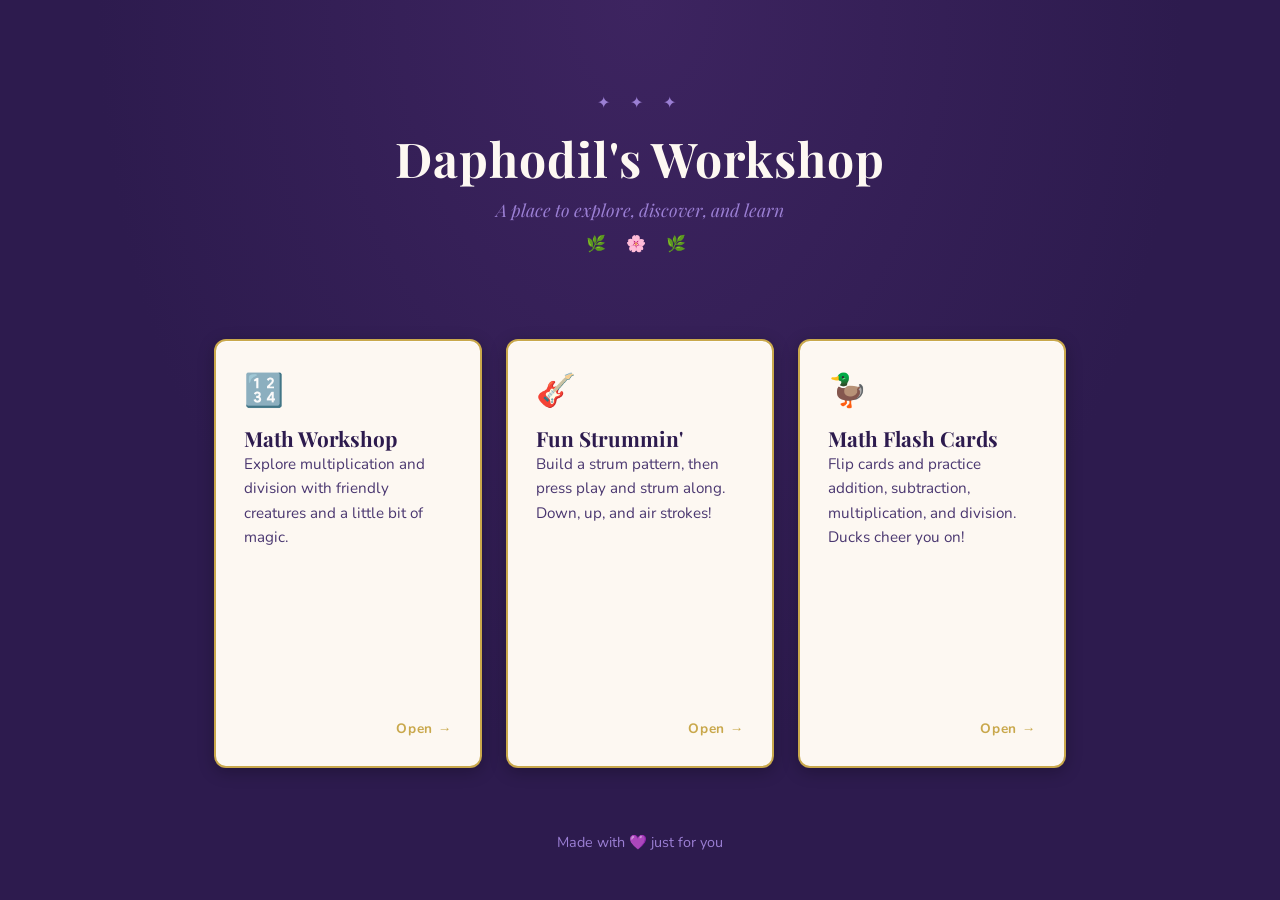
<file: index.html>
<!DOCTYPE html>
<html lang="en">
<head>
  <meta charset="UTF-8" />
  <meta name="viewport" content="width=device-width, initial-scale=1.0" />
  <title>Daphodil's Workshop</title>
  <link rel="preconnect" href="https://fonts.googleapis.com" />
  <link rel="preconnect" href="https://fonts.gstatic.com" crossorigin />
  <link href="https://fonts.googleapis.com/css2?family=Playfair+Display:ital,wght@0,400;0,700;1,400&family=Nunito:wght@400;600;700&display=swap" rel="stylesheet" />
  <link rel="stylesheet" href="style/global.css" />
</head>
<body>

  <div class="page-wrapper">

    <header class="site-header">
      <div class="header-decoration">✦ ✦ ✦</div>
      <h1 class="site-title">Daphodil's Workshop</h1>
      <p class="site-tagline">A place to explore, discover, and learn</p>
      <div class="header-decoration">🌿 🌸 🌿</div>
    </header>

    <main class="game-shelf">

      <a href="games/math-workshop/index.html" class="journal-card">
        <div class="card-icon">🔢</div>
        <div class="card-content">
          <h2 class="card-title">Math Workshop</h2>
          <p class="card-description">Explore multiplication and division with friendly creatures and a little bit of magic.</p>
        </div>
        <div class="card-corner">Open →</div>
      </a>

      <a href="games/guitar-workshop/" class="journal-card">
        <div class="card-icon">🎸</div>
        <div class="card-content">
          <h2 class="card-title">Fun Strummin'</h2>
          <p class="card-description">Build a strum pattern, then press play and strum along. Down, up, and air strokes!</p>
        </div>
        <div class="card-corner">Open →</div>
      </a>

      <a href="games/flash-cards/index.html" class="journal-card">
        <div class="card-icon">🦆</div>
        <div class="card-content">
          <h2 class="card-title">Math Flash Cards</h2>
          <p class="card-description">Flip cards and practice addition, subtraction, multiplication, and division. Ducks cheer you on!</p>
        </div>
        <div class="card-corner">Open →</div>
      </a>

      <!-- Future games get added here as new journal-card entries -->

    </main>

    <footer class="site-footer">
      <p>Made with 💜 just for you</p>
    </footer>

  </div>

</body>
</html>
</file>
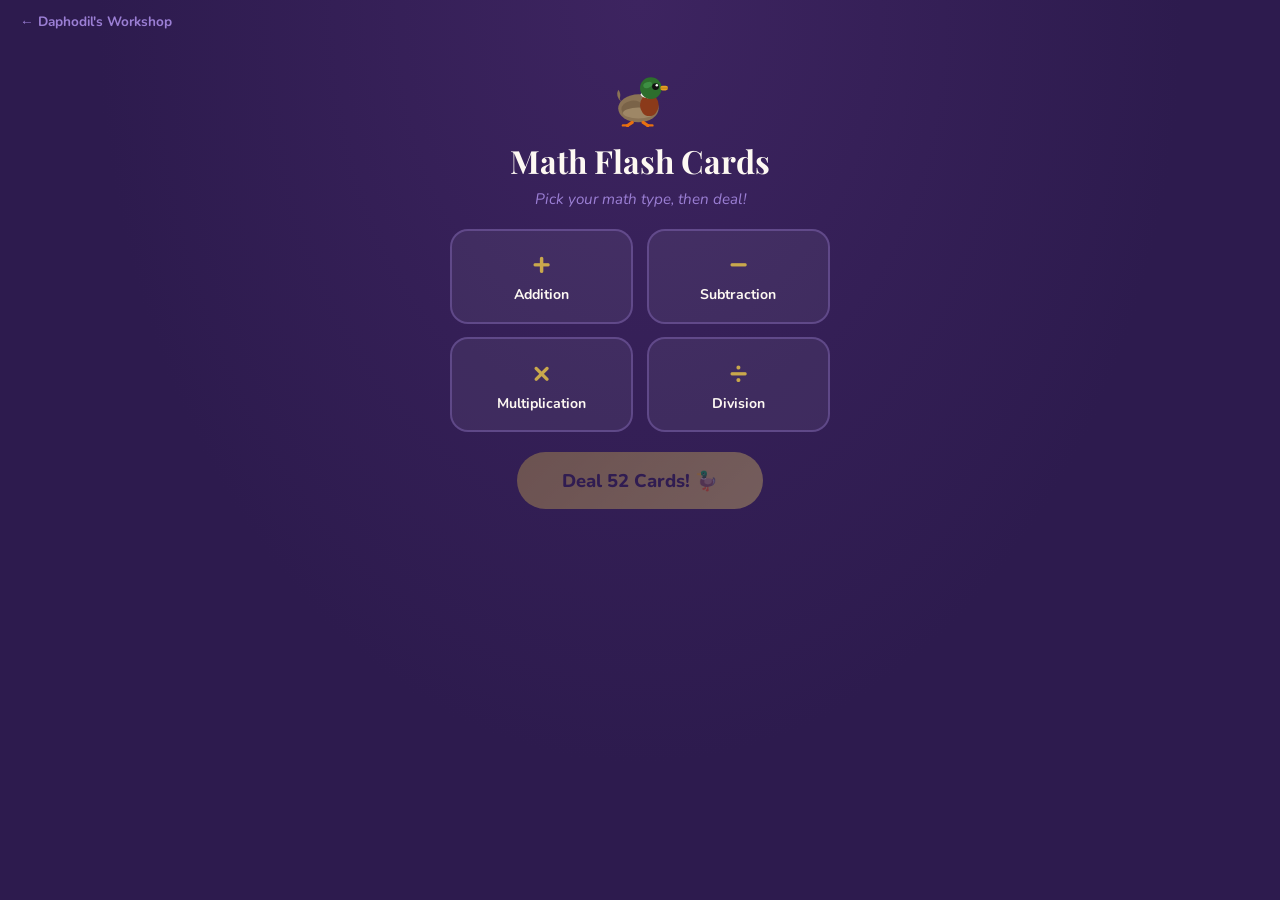
<file: games/flash-cards/index.html>
<!DOCTYPE html>
<html lang="en">
<head>
  <meta charset="UTF-8"/>
  <meta name="viewport" content="width=device-width, initial-scale=1.0, user-scalable=no"/>
  <title>Math Flash Cards — Daphodil's Workshop</title>
  <link rel="preconnect" href="https://fonts.googleapis.com"/>
  <link rel="preconnect" href="https://fonts.gstatic.com" crossorigin/>
  <link href="https://fonts.googleapis.com/css2?family=Playfair+Display:ital,wght@0,400;0,700;1,400&family=Nunito:wght@400;600;700;800&display=swap" rel="stylesheet"/>
  <link rel="stylesheet" href="../../style/global.css"/>
  <link rel="stylesheet" href="flash.css"/>
</head>
<body>

  <!-- ── MODE SELECT ── -->
  <div class="screen" id="mode-screen">
    <a href="../../index.html" class="top-back">← Daphodil's Workshop</a>
    <div class="mode-hero">
      <div id="mode-duck"></div>
      <h1 class="mode-title">Math Flash Cards</h1>
      <p class="mode-sub">Pick your math type, then deal!</p>
    </div>
    <div class="mode-grid">
      <button class="mode-btn" data-mode="addition">
        <span class="mode-sym">+</span>
        <span class="mode-name">Addition</span>
      </button>
      <button class="mode-btn" data-mode="subtraction">
        <span class="mode-sym">−</span>
        <span class="mode-name">Subtraction</span>
      </button>
      <button class="mode-btn" data-mode="multiplication">
        <span class="mode-sym">×</span>
        <span class="mode-name">Multiplication</span>
      </button>
      <button class="mode-btn" data-mode="division">
        <span class="mode-sym">÷</span>
        <span class="mode-name">Division</span>
      </button>
    </div>
    <button class="deal-btn" id="deal-btn" disabled>Deal 52 Cards! 🦆</button>
  </div>

  <!-- ── GAME ── -->
  <div class="screen hidden" id="game-screen">
    <nav class="game-nav">
      <button class="nav-btn" id="nav-back">← New Game</button>
      <span class="nav-progress">Card <span id="prog-num">0</span> / 52</span>
      <span class="nav-score">✓ <span id="score-num">0</span></span>
    </nav>

    <div class="play-area">
      <!-- Deck -->
      <div class="deck-zone">
        <div class="deck-stack" id="deck-stack">
          <div class="deck-svg-wrap" id="deck-svg-wrap"></div>
          <span class="deck-count" id="deck-count">52</span>
        </div>
        <p class="deck-label" id="deck-label">Tap to flip!</p>
      </div>

      <!-- Active card -->
      <div class="card-scene" id="card-scene">
        <div class="flash-card" id="flash-card">
          <div class="card-face card-back-face" id="card-back"></div>
          <div class="card-face card-front-face" id="card-front">
            <div class="type-bar" id="type-bar"></div>
            <div class="problem-text" id="problem-text">?</div>
            <div class="problem-eq">= ?</div>
            <div class="type-bar type-bar-bottom" id="type-bar-b"></div>
          </div>
        </div>
      </div>
    </div>

    <!-- Answer area -->
    <div class="answer-area">
      <div class="input-row">
        <input type="number" id="answer-input" class="answer-input"
               placeholder="?" inputmode="numeric" autocomplete="off"
               autocorrect="off" spellcheck="false"/>
        <button class="mic-btn" id="mic-btn" aria-label="Speak answer">🎤</button>
        <button class="submit-btn" id="submit-btn" disabled>Submit</button>
      </div>
      <div class="action-row hidden" id="action-row">
        <button class="retry-btn" id="retry-btn">↩ Retry</button>
        <button class="next-btn"  id="next-btn">Next Card →</button>
      </div>
    </div>

    <!-- Duck streak parade -->
    <div class="duck-parade">
      <div class="parade-row" id="parade-row"></div>
      <span class="streak-txt" id="streak-txt"></span>
    </div>
  </div>

  <!-- ── DONE ── -->
  <div class="screen hidden" id="done-screen">
    <div class="done-wrap">
      <div id="done-duck"></div>
      <h1 class="done-title">All Done! 🎉</h1>
      <p class="done-stat">You got <strong id="done-correct">0</strong> out of 52 right!</p>
      <p class="done-stat">Best streak: <strong id="done-streak">0</strong> 🦆</p>
      <div class="done-parade" id="done-parade"></div>
      <button class="deal-btn" id="play-again-btn">Play Again!</button>
      <a href="../../index.html" class="top-back" style="margin-top:0.5rem">← Back to Workshop</a>
    </div>
  </div>

  <script src="flash.js"></script>
</body>
</html>
</file>
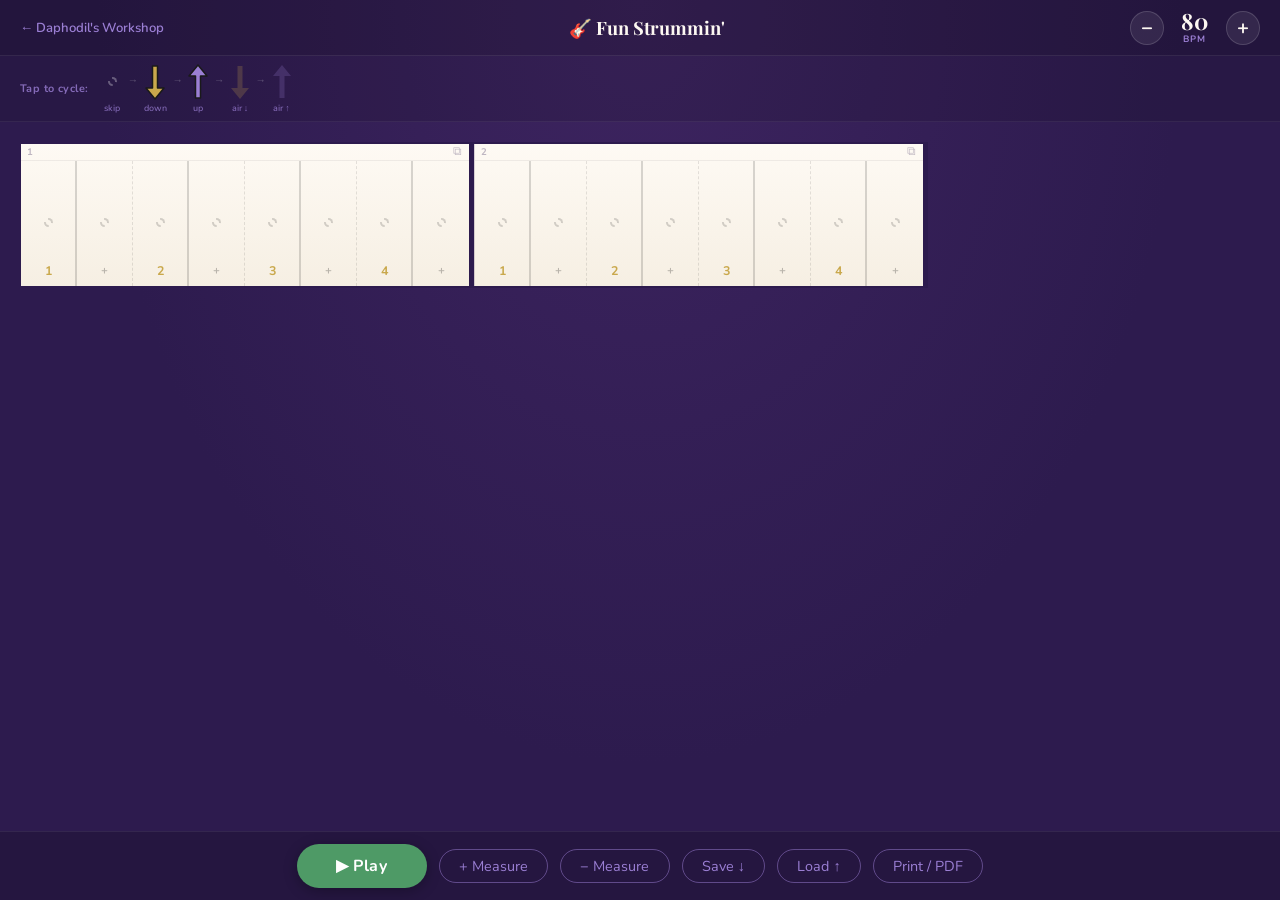
<file: games/guitar-workshop/index.html>
<!DOCTYPE html>
<html lang="en">
<head>
  <meta charset="UTF-8" />
  <meta name="viewport" content="width=device-width, initial-scale=1.0, user-scalable=no" />
  <title>Fun Strummin' — Daphodil's Workshop</title>
  <link rel="preconnect" href="https://fonts.googleapis.com" />
  <link rel="preconnect" href="https://fonts.gstatic.com" crossorigin />
  <link href="https://fonts.googleapis.com/css2?family=Playfair+Display:ital,wght@0,400;0,700;1,400&family=Nunito:wght@400;600;700&display=swap" rel="stylesheet" />
  <link rel="stylesheet" href="../../style/global.css" />
  <link rel="stylesheet" href="guitar.css" />
</head>
<body>

  <div class="app-wrapper">

    <!-- NAV -->
    <nav class="top-nav">
      <a href="../../index.html" class="nav-home">← Daphodil's Workshop</a>
      <div class="nav-center">
        <span class="nav-title">🎸 Fun Strummin'</span>
      </div>
      <div class="bpm-row">
        <button class="bpm-btn" id="bpm-dn">−</button>
        <div class="bpm-readout">
          <span class="bpm-num" id="bpm-val">80</span>
          <span class="bpm-lbl">BPM</span>
        </div>
        <button class="bpm-btn" id="bpm-up">+</button>
      </div>
    </nav>

    <!-- LEGEND -->
    <div class="legend-strip">
      <span class="legend-text">Tap to cycle:</span>
      <div class="legend-steps">
        <div class="leg-step">
          <div class="leg-icon"><div class="leg-empty-dot"></div></div>
          <span>skip</span>
        </div>
        <span class="leg-arrow">→</span>
        <div class="leg-step">
          <div class="leg-icon" id="leg-down"></div>
          <span>down</span>
        </div>
        <span class="leg-arrow">→</span>
        <div class="leg-step">
          <div class="leg-icon" id="leg-up"></div>
          <span>up</span>
        </div>
        <span class="leg-arrow">→</span>
        <div class="leg-step">
          <div class="leg-icon" id="leg-ghost-down"></div>
          <span>air ↓</span>
        </div>
        <span class="leg-arrow">→</span>
        <div class="leg-step">
          <div class="leg-icon" id="leg-ghost-up"></div>
          <span>air ↑</span>
        </div>
      </div>
    </div>

    <!-- SHEET AREA -->
    <div class="sheet-area">
      <div class="sheet" id="sheet"></div>
    </div>

    <!-- ACTION BAR -->
    <div class="action-bar">
      <button class="play-btn" id="play-btn" disabled>Loading…</button>
      <button class="ctrl-btn" id="add-btn">+ Measure</button>
      <button class="ctrl-btn" id="rem-btn">− Measure</button>
      <button class="ctrl-btn" id="save-btn">Save ↓</button>
      <label class="ctrl-btn" id="load-label">Load ↑<input type="file" id="load-input" accept=".json" style="display:none"></label>
      <button class="ctrl-btn" id="print-btn">Print / PDF</button>
    </div>

  </div>

  <script src="guitar.js"></script>
</body>
</html>
</file>
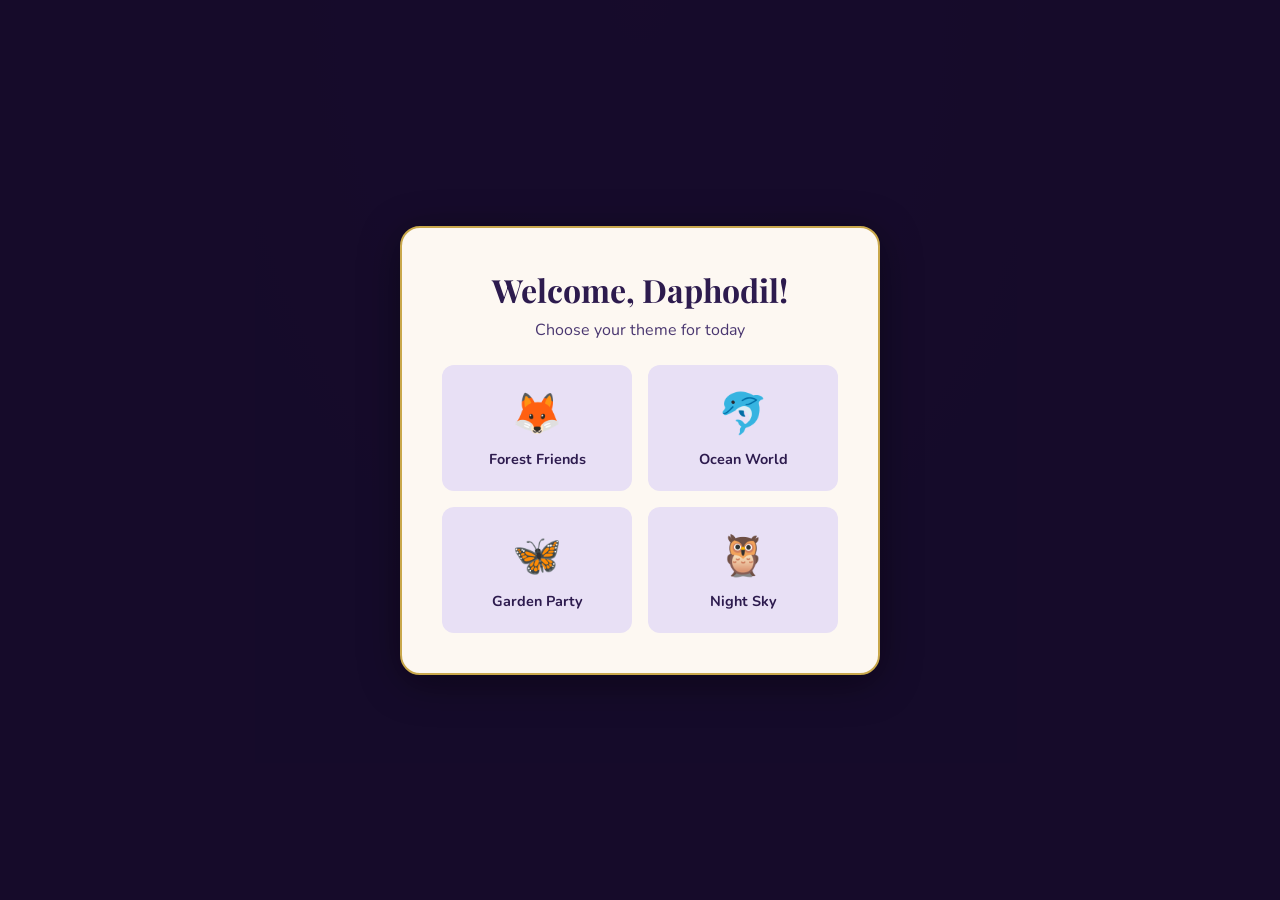
<file: games/math-workshop/index.html>
<!DOCTYPE html>
<html lang="en">
<head>
  <meta charset="UTF-8" />
  <meta name="viewport" content="width=device-width, initial-scale=1.0" />
  <title>Math Workshop — Daphodil's Workshop</title>
  <link rel="preconnect" href="https://fonts.googleapis.com" />
  <link rel="preconnect" href="https://fonts.gstatic.com" crossorigin />
  <link href="https://fonts.googleapis.com/css2?family=Playfair+Display:ital,wght@0,400;0,700;1,400&family=Nunito:wght@400;600;700&display=swap" rel="stylesheet" />
  <link rel="stylesheet" href="../../style/global.css" />
  <link rel="stylesheet" href="math.css" />
</head>
<body>

  <!-- THEME SELECTOR SCREEN -->
  <div class="overlay" id="theme-screen">
    <div class="overlay-box">
      <h2 class="overlay-title">Welcome, Daphodil!</h2>
      <p class="overlay-subtitle">Choose your theme for today</p>
      <div class="theme-grid">
        <button class="theme-btn" data-theme="forest">
          <span class="theme-icon">🦊</span>
          <span class="theme-name">Forest Friends</span>
        </button>
        <button class="theme-btn" data-theme="ocean">
          <span class="theme-icon">🐬</span>
          <span class="theme-name">Ocean World</span>
        </button>
        <button class="theme-btn" data-theme="garden">
          <span class="theme-icon">🦋</span>
          <span class="theme-name">Garden Party</span>
        </button>
        <button class="theme-btn" data-theme="night">
          <span class="theme-icon">🦉</span>
          <span class="theme-name">Night Sky</span>
        </button>
      </div>
    </div>
  </div>

  <!-- CELEBRATION OVERLAY -->
  <div class="overlay hidden" id="celebration-screen">
    <div class="overlay-box celebration-box">
      <div class="celebration-icons" id="celebration-icons"></div>
      <h2 class="overlay-title" id="celebration-title">Amazing!</h2>
      <p class="overlay-subtitle" id="celebration-message"></p>
      <p class="celebration-extra hidden" id="celebration-extra"></p>
      <button class="primary-btn" id="next-problem-btn">Next Problem →</button>
    </div>
  </div>

  <!-- MAIN APP -->
  <div class="app-wrapper hidden" id="app">

    <!-- TOP NAV -->
    <nav class="top-nav">
      <a href="../../index.html" class="nav-home">← Daphodil's Workshop</a>
      <div class="nav-center">
        <span class="nav-mode-label" id="mode-label">Multiplication</span>
        <span class="nav-score" id="session-score">✦ 0 correct</span>
      </div>
      <button class="nav-switch" id="mode-switch">Division</button>
    </nav>

    <!-- MAIN LAYOUT -->
    <div class="workshop-layout">

      <!-- LEFT: GAME AREA -->
      <div class="game-area">

        <!-- PROBLEM DISPLAY -->
        <div class="problem-banner">
          <div class="problem-banner-inner">

            <!-- Multiplication display -->
            <div class="mode-display" id="mult-display">
              <span class="problem-label">Find all rectangles for</span>
              <span class="product-display" id="product-display">12</span>
            </div>

            <!-- Division display -->
            <div class="mode-display hidden" id="div-display">
              <span class="problem-label">How can</span>
              <span class="product-display" id="div-dividend-el">24</span>
              <span class="problem-label">be divided into equal groups?</span>
            </div>

          </div>
          <div class="problem-progress" id="progress-label"></div>
          <div class="problem-hint" id="problem-hint"></div>
        </div>

        <!-- CANVAS ROW — Multiplication -->
        <div class="canvas-row" id="mult-canvas-row">
          <!-- holding area injected here by JS -->
          <div class="canvas-container">
            <div class="graph-paper" id="graph-paper"></div>
          </div>
        </div>

        <!-- CANVAS ROW — Division -->
        <div class="canvas-row hidden" id="div-canvas-row">
          <div class="division-field-container">
            <div class="division-field" id="division-field">
              <svg class="lasso-svg" id="lasso-svg" xmlns="http://www.w3.org/2000/svg" pointer-events="none">
                <path id="lasso-path" class="lasso-path" d="" style="display:none"/>
              </svg>
              <div class="lasso-counter" id="lasso-counter" style="display:none">0</div>
            </div>
          </div>
        </div>

        <!-- ACTION BUTTONS — Multiplication -->
        <div class="action-bar" id="mult-action-bar">
          <button class="secondary-btn" id="hint-btn">Need a hint? 🌿</button>
          <button class="freebie-btn" id="freebie-btn">✨ Add 1×n and n×1</button>
          <button class="primary-btn" id="check-grid-btn">That's a rectangle! ✓</button>
        </div>

        <!-- ACTION BUTTONS — Division -->
        <div class="action-bar hidden" id="div-action-bar">
          <button class="secondary-btn" id="div-hint-btn">Need a hint? 🌿</button>
          <button class="freebie-btn" id="div-freebie-btn">✨ Add 1-group and n-groups</button>
          <button class="secondary-btn" id="clear-fences-btn">💨 Clear fences</button>
          <button class="primary-btn" id="check-groups-btn">Equal groups! ✓</button>
        </div>

      </div>

      <!-- RIGHT: SIDEBAR -->
      <div class="sidebar">

        <div class="fact-card">
          <div class="fact-label">✦ Did you know?</div>
          <div class="fact-text" id="fact-text"></div>
        </div>

        <div class="discovered-section">
          <div class="discovered-label" id="discovered-label">Rectangles found</div>
          <div class="discovered-list" id="discovered-list"></div>
        </div>

      </div>

    </div>
  </div>

</body>
<script src="../../data/facts.js"></script>
<script src="math.js"></script>
</html>
</file>
<file: style/global.css>
/* ── Global Reset ── */
*, *::before, *::after {
  box-sizing: border-box;
  margin: 0;
  padding: 0;
}

/* ── Color & Font Variables ── */
:root {
  --purple-deep:    #2d1b4e;
  --purple-mid:     #5b3d8f;
  --purple-light:   #9b7fd4;
  --purple-pale:    #e8e0f5;
  --cream:          #fdf8f2;
  --text-dark:      #1e1230;
  --text-mid:       #4a3770;
  --accent-green:   #7a9e7e;
  --accent-gold:    #c9a84c;
  --font-title:     'Playfair Display', serif;
  --font-body:      'Nunito', sans-serif;
}

/* ── Base ── */
body {
  background-color: var(--purple-deep);
  color: var(--cream);
  font-family: var(--font-body);
  min-height: 100vh;
  background-image:
    radial-gradient(ellipse at top, #3d2460 0%, #2d1b4e 60%);
}

/* ── Page Wrapper ── */
.page-wrapper {
  max-width: 900px;
  margin: 0 auto;
  padding: 2rem 1.5rem;
  display: flex;
  flex-direction: column;
  min-height: 100vh;
}

/* ── Header ── */
.site-header {
  text-align: center;
  padding: 3rem 0 2.5rem;
}

.site-title {
  font-family: var(--font-title);
  font-size: 3rem;
  font-weight: 700;
  color: var(--cream);
  letter-spacing: 0.02em;
  margin: 0.5rem 0;
}

.site-tagline {
  font-family: var(--font-title);
  font-style: italic;
  font-size: 1.1rem;
  color: var(--purple-light);
  margin-top: 0.5rem;
}

.header-decoration {
  font-size: 1rem;
  color: var(--purple-light);
  letter-spacing: 0.5em;
  margin: 0.75rem 0;
}

/* ── Game Shelf ── */
.game-shelf {
  display: grid;
  grid-template-columns: repeat(auto-fill, minmax(260px, 1fr));
  gap: 1.5rem;
  padding: 2rem 0;
  flex: 1;
}

/* ── Journal Card ── */
.journal-card {
  background-color: var(--cream);
  color: var(--text-dark);
  border-radius: 12px;
  padding: 1.75rem;
  text-decoration: none;
  display: flex;
  flex-direction: column;
  gap: 0.75rem;
  border: 2px solid var(--accent-gold);
  box-shadow:
    0 4px 16px rgba(0,0,0,0.25),
    inset 0 1px 0 rgba(255,255,255,0.8);
  transition: transform 0.2s ease, box-shadow 0.2s ease;
  position: relative;
}

.journal-card:hover {
  transform: translateY(-4px);
  box-shadow:
    0 8px 24px rgba(0,0,0,0.35),
    inset 0 1px 0 rgba(255,255,255,0.8);
}

.card-icon {
  font-size: 2rem;
}

.card-title {
  font-family: var(--font-title);
  font-size: 1.3rem;
  color: var(--purple-deep);
}

.card-description {
  font-size: 0.95rem;
  color: var(--text-mid);
  line-height: 1.6;
}

.card-corner {
  margin-top: auto;
  font-size: 0.85rem;
  font-weight: 700;
  color: var(--accent-gold);
  text-align: right;
  letter-spacing: 0.05em;
}

/* ── Footer ── */
.site-footer {
  text-align: center;
  padding: 2rem 0 1rem;
  font-size: 0.9rem;
  color: var(--purple-light);
}
</file>
<file: games/flash-cards/flash.css>
/* ── Screens ── */
.screen {
  position: fixed;
  inset: 0;
  display: flex;
  flex-direction: column;
  align-items: center;
  overflow-y: auto;
  -webkit-overflow-scrolling: touch;
}
.screen.hidden { display: none !important; }

/* ── Top back link ── */
.top-back {
  align-self: flex-start;
  padding: 0.75rem 1.25rem;
  color: var(--purple-light);
  text-decoration: none;
  font-size: 0.85rem;
  font-weight: 700;
  transition: color 0.2s;
  flex-shrink: 0;
}
.top-back:hover { color: var(--cream); }

/* ── Mode select screen ── */
#mode-screen {
  justify-content: flex-start;
  gap: 1.25rem;
  padding-bottom: 2rem;
}

.mode-hero {
  display: flex;
  flex-direction: column;
  align-items: center;
  gap: 0.4rem;
  padding-top: 0.5rem;
}
.mode-title {
  font-family: var(--font-title);
  font-size: 2rem;
  color: var(--cream);
  font-weight: 700;
}
.mode-sub {
  font-size: 0.95rem;
  color: var(--purple-light);
  font-style: italic;
}

.mode-grid {
  display: grid;
  grid-template-columns: repeat(2, 1fr);
  gap: 0.85rem;
  width: 100%;
  max-width: 420px;
  padding: 0 1.25rem;
}

.mode-btn {
  background: rgba(255,255,255,0.06);
  border: 2px solid rgba(155,127,212,0.35);
  border-radius: 18px;
  color: var(--cream);
  font-family: var(--font-body);
  cursor: pointer;
  display: flex;
  flex-direction: column;
  align-items: center;
  gap: 0.3rem;
  padding: 1.1rem 0.75rem;
  transition: all 0.18s;
  -webkit-tap-highlight-color: transparent;
}
.mode-btn:active { transform: scale(0.96); }
.mode-btn.selected {
  background: rgba(91,61,143,0.55);
  border-color: var(--accent-gold);
  box-shadow: 0 0 18px rgba(201,168,76,0.25);
}
.mode-sym {
  font-size: 2rem;
  font-weight: 800;
  color: var(--accent-gold);
  line-height: 1;
}
.mode-name {
  font-size: 0.88rem;
  font-weight: 700;
  color: var(--cream);
}

.deal-btn {
  background: linear-gradient(135deg, #c9a84c, #e0c46a);
  color: #2d1b4e;
  border: none;
  border-radius: 32px;
  padding: 1rem 2.8rem;
  font-family: var(--font-body);
  font-size: 1.15rem;
  font-weight: 800;
  cursor: pointer;
  transition: all 0.2s;
  box-shadow: 0 4px 20px rgba(201,168,76,0.35);
  -webkit-tap-highlight-color: transparent;
}
.deal-btn:disabled { opacity: 0.38; cursor: default; box-shadow: none; }
.deal-btn:not(:disabled):hover { transform: translateY(-2px); box-shadow: 0 6px 26px rgba(201,168,76,0.5); }
.deal-btn:not(:disabled):active { transform: scale(0.97); }

/* ── Game nav ── */
.game-nav {
  width: 100%;
  display: flex;
  align-items: center;
  justify-content: space-between;
  padding: 0.65rem 1.1rem;
  background: rgba(0,0,0,0.22);
  border-bottom: 1px solid rgba(255,255,255,0.07);
  flex-shrink: 0;
}
.nav-btn {
  background: none;
  border: none;
  color: var(--purple-light);
  font-family: var(--font-body);
  font-size: 0.82rem;
  font-weight: 700;
  cursor: pointer;
}
.nav-btn:hover { color: var(--cream); }
.nav-progress {
  font-size: 0.88rem;
  font-weight: 700;
  color: var(--cream);
}
.nav-score {
  font-size: 0.88rem;
  font-weight: 700;
  color: var(--accent-gold);
}

/* ── Play area ── */
.play-area {
  flex: 1;
  display: flex;
  align-items: center;
  justify-content: center;
  gap: 2.5rem;
  padding: 1.25rem 1rem;
  min-height: 0;
  width: 100%;
}

/* ── Deck ── */
.deck-zone {
  display: flex;
  flex-direction: column;
  align-items: center;
  gap: 0.5rem;
  flex-shrink: 0;
}

.deck-stack {
  width: var(--card-w, 155px);
  height: var(--card-h, 217px);
  border-radius: 12px;
  cursor: pointer;
  position: relative;
  box-shadow:
    3px 3px 0 #4a2d80,
    6px 6px 0 #3d2470,
    9px 9px 0 #321f62;
  transition: transform 0.14s, box-shadow 0.3s;
  user-select: none;
  -webkit-tap-highlight-color: transparent;
  overflow: hidden;
}
.deck-stack:active:not(.empty) { transform: scale(0.97) translate(2px, 2px); }
.deck-stack.empty {
  opacity: 0.3;
  cursor: default;
  box-shadow: none;
}

.deck-svg-wrap {
  position: absolute;
  inset: 0;
}
.deck-count {
  position: absolute;
  bottom: 8px;
  right: 10px;
  font-family: var(--font-body);
  font-size: 0.72rem;
  font-weight: 800;
  color: rgba(201,168,76,0.7);
  pointer-events: none;
}
.deck-label {
  font-size: 0.78rem;
  color: var(--purple-light);
  font-weight: 700;
  font-style: italic;
}

/* ── Card 3-D flip ── */
:root {
  --card-w: 155px;
  --card-h: 217px;
}

.card-scene {
  perspective: 900px;
  width: var(--card-w);
  height: var(--card-h);
  flex-shrink: 0;
}

.flash-card {
  width: 100%;
  height: 100%;
  position: relative;
  transform-style: preserve-3d;
  transition: transform 0.55s cubic-bezier(0.4, 0.2, 0.2, 1);
}
.flash-card.face-up { transform: rotateY(180deg); }

.card-face {
  position: absolute;
  inset: 0;
  border-radius: 12px;
  backface-visibility: hidden;
  -webkit-backface-visibility: hidden;
  overflow: hidden;
}

/* Card back (duck) */
.card-back-face {
  background: linear-gradient(145deg, #3b2260, #2a1a4a);
  border: 2px solid #a07830;
}

/* Card front (problem) */
.card-front-face {
  transform: rotateY(180deg);
  background: linear-gradient(to bottom, #fefaf4, #f6efe3);
  border: 2px solid #2d1b4e;
  display: flex;
  flex-direction: column;
  align-items: center;
  justify-content: center;
  gap: 0.35rem;
  transition: box-shadow 0.35s;
}

/* Type color bar at top and bottom of front face */
.type-bar {
  position: absolute;
  top: 0; left: 0; right: 0;
  height: 6px;
  border-radius: 10px 10px 0 0;
}
.type-bar-bottom {
  top: auto; bottom: 0;
  border-radius: 0 0 10px 10px;
}

.problem-text {
  font-family: var(--font-title);
  font-size: 2rem;
  font-weight: 700;
  color: #2d1b4e;
  text-align: center;
  line-height: 1.2;
  padding: 0 0.5rem;
  word-break: break-all;
}
.problem-eq {
  font-family: var(--font-title);
  font-size: 0.95rem;
  color: rgba(45,27,78,0.4);
}

/* ── Glows ── */
.card-front-face.glow-correct {
  box-shadow:
    0 0 12px #00ff88,
    0 0 30px #00ee77,
    0 0 55px #00cc55,
    0 0 90px #009944,
    inset 0 0 18px rgba(0,255,136,0.12);
}
.card-front-face.glow-wrong {
  box-shadow:
    0 0 12px #ff3366,
    0 0 30px #ff2255,
    0 0 60px #cc0033,
    0 0 100px #880022,
    inset 0 0 20px rgba(255,50,100,0.13);
  animation: saber-red 1.4s ease-in-out infinite;
}
@keyframes saber-red {
  0%, 100% {
    box-shadow: 0 0 12px #ff3366, 0 0 30px #ff2255, 0 0 60px #cc0033, 0 0 100px #880022;
  }
  50% {
    box-shadow: 0 0 20px #ff3366, 0 0 50px #ff2255, 0 0 90px #cc0033, 0 0 140px #880022;
  }
}

/* ── Answer area ── */
.answer-area {
  width: 100%;
  padding: 0.6rem 1.1rem;
  display: flex;
  flex-direction: column;
  align-items: center;
  gap: 0.55rem;
  flex-shrink: 0;
}

.input-row {
  display: flex;
  gap: 0.55rem;
  align-items: center;
}

.answer-input {
  width: 110px;
  height: 54px;
  border-radius: 12px;
  border: 2px solid rgba(155,127,212,0.45);
  background: rgba(255,255,255,0.07);
  color: var(--cream);
  font-family: var(--font-body);
  font-size: 1.7rem;
  font-weight: 800;
  text-align: center;
  outline: none;
  -webkit-appearance: none;
  appearance: none;
  transition: border-color 0.2s;
}
.answer-input:focus { border-color: var(--accent-gold); }
.answer-input::-webkit-outer-spin-button,
.answer-input::-webkit-inner-spin-button { -webkit-appearance: none; margin: 0; }

.mic-btn {
  width: 54px;
  height: 54px;
  border-radius: 50%;
  border: 2px solid rgba(155,127,212,0.4);
  background: rgba(255,255,255,0.06);
  font-size: 1.4rem;
  cursor: pointer;
  transition: all 0.2s;
  display: flex;
  align-items: center;
  justify-content: center;
  -webkit-tap-highlight-color: transparent;
}
.mic-btn.listening {
  border-color: #ff3366;
  background: rgba(255,50,100,0.18);
  animation: mic-pulse 0.85s ease-in-out infinite;
}
@keyframes mic-pulse {
  0%, 100% { box-shadow: 0 0 0 0 rgba(255,50,100,0.5); }
  50%       { box-shadow: 0 0 0 8px rgba(255,50,100,0); }
}

.submit-btn {
  height: 54px;
  padding: 0 1.6rem;
  border-radius: 12px;
  border: none;
  background: #4e9a66;
  color: #fff;
  font-family: var(--font-body);
  font-size: 1rem;
  font-weight: 800;
  cursor: pointer;
  transition: all 0.18s;
  -webkit-tap-highlight-color: transparent;
}
.submit-btn:not(:disabled):hover { filter: brightness(1.1); }
.submit-btn:not(:disabled):active { transform: scale(0.96); }
.submit-btn:disabled { opacity: 0.38; cursor: default; }

.action-row {
  display: flex;
  gap: 0.65rem;
}
.retry-btn, .next-btn {
  height: 44px;
  padding: 0 1.15rem;
  border-radius: 10px;
  border: 1px solid rgba(155,127,212,0.45);
  background: rgba(255,255,255,0.05);
  color: var(--cream);
  font-family: var(--font-body);
  font-size: 0.9rem;
  font-weight: 700;
  cursor: pointer;
  transition: all 0.18s;
  -webkit-tap-highlight-color: transparent;
}
.retry-btn:hover { background: rgba(155,127,212,0.18); }
.next-btn:hover  { background: rgba(201,168,76,0.15); border-color: var(--accent-gold); }
.retry-btn:active, .next-btn:active { transform: scale(0.96); }

/* ── Duck parade ── */
.duck-parade {
  width: 100%;
  padding: 0.25rem 1.1rem 0.75rem;
  display: flex;
  align-items: center;
  justify-content: center;
  gap: 0.5rem;
  flex-shrink: 0;
  min-height: 52px;
}
.parade-row {
  display: flex;
  align-items: flex-end;
  flex-wrap: wrap;
  gap: 2px;
}
.parade-duck {
  display: inline-block;
  animation: duck-in 0.38s cubic-bezier(0.34, 1.56, 0.64, 1) both;
}
.parade-duck.leaving {
  animation: duck-out 0.35s ease-out forwards;
}
@keyframes duck-in {
  from { transform: translateY(24px) scale(0.4); opacity: 0; }
  to   { transform: translateY(0)    scale(1);   opacity: 1; }
}
@keyframes duck-out {
  from { transform: translateY(0) scale(1) rotate(0deg); opacity: 1; }
  to   { transform: translateY(-28px) scale(0.3) rotate(20deg); opacity: 0; }
}
.streak-txt {
  font-family: var(--font-body);
  font-size: 0.82rem;
  font-weight: 800;
  color: var(--accent-gold);
  white-space: nowrap;
}

/* ── Done screen ── */
#done-screen { justify-content: center; }
.done-wrap {
  display: flex;
  flex-direction: column;
  align-items: center;
  gap: 1rem;
  padding: 2rem 2rem 3rem;
  text-align: center;
}
.done-title {
  font-family: var(--font-title);
  font-size: 2.2rem;
  color: var(--cream);
}
.done-stat {
  font-size: 1.1rem;
  color: var(--purple-light);
}
.done-stat strong { color: var(--accent-gold); font-size: 1.25rem; }
.done-parade {
  display: flex;
  flex-wrap: wrap;
  justify-content: center;
  gap: 4px;
  max-width: 320px;
}
.done-parade .parade-duck { animation: duck-in 0.38s cubic-bezier(0.34, 1.56, 0.64, 1) both; }

/* ── Responsive ── */
@media (min-width: 600px) {
  :root { --card-w: 185px; --card-h: 259px; }
  .problem-text { font-size: 2.5rem; }
}
@media (max-width: 380px) {
  :root { --card-w: 130px; --card-h: 182px; }
  .problem-text { font-size: 1.6rem; }
  .play-area { gap: 1.5rem; }
}

.hidden { display: none !important; }
</file>
<file: games/guitar-workshop/guitar.css>
/* ── Reset ── */
*, *::before, *::after { box-sizing: border-box; margin: 0; padding: 0; }

/* ── Layout ── */
.app-wrapper {
  display: flex;
  flex-direction: column;
  height: 100vh;
  background: var(--purple-deep);
  background-image: radial-gradient(ellipse at top, #3d2460 0%, #2d1b4e 60%);
  overflow: hidden;
}

/* ── Nav ── */
.top-nav {
  display: flex;
  align-items: center;
  justify-content: space-between;
  padding: 0.65rem 1.25rem;
  background: rgba(0,0,0,0.22);
  border-bottom: 1px solid rgba(255,255,255,0.08);
  flex-shrink: 0;
  gap: 0.5rem;
}

.nav-home {
  color: var(--purple-light);
  text-decoration: none;
  font-size: 0.82rem;
  font-weight: 600;
  white-space: nowrap;
  transition: color 0.2s;
}
.nav-home:hover { color: var(--cream); }

.nav-center { display: flex; align-items: center; }

.nav-title {
  font-family: var(--font-title);
  font-size: 1.15rem;
  color: var(--cream);
  font-weight: 700;
}

/* ── BPM ── */
.bpm-row {
  display: flex;
  align-items: center;
  gap: 0.35rem;
  flex-shrink: 0;
}

.bpm-btn {
  background: rgba(255,255,255,0.08);
  color: var(--cream);
  border: 1px solid rgba(255,255,255,0.15);
  border-radius: 50%;
  width: 34px;
  height: 34px;
  font-size: 1.25rem;
  font-weight: 700;
  cursor: pointer;
  display: flex;
  align-items: center;
  justify-content: center;
  transition: background 0.15s;
  font-family: var(--font-body);
  line-height: 1;
}
.bpm-btn:hover { background: var(--purple-mid); }
.bpm-btn:active { transform: scale(0.92); }

.bpm-readout {
  display: flex;
  flex-direction: column;
  align-items: center;
  min-width: 3.2rem;
}
.bpm-num {
  font-family: var(--font-title);
  font-size: 1.4rem;
  color: var(--cream);
  font-weight: 700;
  line-height: 1;
}
.bpm-lbl {
  font-size: 0.58rem;
  color: var(--purple-light);
  font-weight: 700;
  letter-spacing: 0.1em;
  text-transform: uppercase;
}

/* ── Legend strip ── */
.legend-strip {
  display: flex;
  align-items: center;
  gap: 0.85rem;
  padding: 0.4rem 1.25rem;
  background: rgba(0,0,0,0.12);
  border-bottom: 1px solid rgba(255,255,255,0.06);
  flex-shrink: 0;
  overflow-x: auto;
  -webkit-overflow-scrolling: touch;
}

.legend-text {
  font-size: 0.68rem;
  color: var(--purple-light);
  font-weight: 700;
  white-space: nowrap;
  letter-spacing: 0.04em;
  opacity: 0.8;
}

.legend-steps {
  display: flex;
  align-items: center;
  gap: 0.35rem;
}

.leg-step {
  display: flex;
  flex-direction: column;
  align-items: center;
  gap: 0.12rem;
}
.leg-step span {
  font-size: 0.56rem;
  color: var(--purple-light);
  font-weight: 600;
  white-space: nowrap;
  opacity: 0.75;
}

.leg-icon {
  width: 20px;
  height: 38px;
  display: flex;
  align-items: center;
  justify-content: center;
}
.leg-icon svg { display: block; }

.leg-empty-dot {
  width: 9px;
  height: 9px;
  border: 2px dashed rgba(255,255,255,0.3);
  border-radius: 50%;
}

.leg-arrow {
  font-size: 0.65rem;
  color: rgba(255,255,255,0.25);
  font-weight: 700;
  line-height: 1;
  margin-top: -14px; /* align with icons vertically */
}

/* ── Sheet area ── */
.sheet-area {
  flex: 1;
  overflow: auto;
  padding: 1.25rem 1rem 1rem;
  -webkit-overflow-scrolling: touch;
}

.sheet {
  display: flex;
  flex-wrap: wrap;
  gap: 0;
  align-content: flex-start;
  /* Small gap between rows of measures */
  row-gap: 1.25rem;
}

/* ── Measure ── */
.measure {
  background: linear-gradient(to bottom, #fefaf4 0%, #f6efe3 100%);
  border-top: 2px solid #2d1b4e;
  border-bottom: 2px solid #2d1b4e;
  border-right: 5px solid #2d1b4e;
  flex-shrink: 0;
}
.measure:first-child,
.measure.row-start {
  border-left: 5px solid #2d1b4e;
}
/* thin separator between adjacent measures */
.measure + .measure {
  border-left: 1px solid rgba(45,27,78,0.18);
}

.m-header {
  display: flex;
  align-items: center;
  justify-content: space-between;
  padding: 0.1rem 0.35rem;
  border-bottom: 1px solid rgba(0,0,0,0.06);
}

.m-num {
  font-family: var(--font-body);
  font-size: 0.6rem;
  font-weight: 700;
  color: rgba(45,27,78,0.3);
  letter-spacing: 0.06em;
}

.copy-btn {
  background: none;
  border: none;
  font-size: 0.72rem;
  color: rgba(45,27,78,0.28);
  cursor: pointer;
  padding: 0 1px;
  line-height: 1;
  transition: color 0.15s;
}
.copy-btn:hover { color: var(--purple-mid); }

.beats-row { display: flex; }

/* ── Beat slot ── */
.beat-slot {
  width: 56px;
  display: flex;
  flex-direction: column;
  align-items: center;
  justify-content: flex-start;
  padding: 0.45rem 0 0.4rem;
  cursor: pointer;
  user-select: none;
  -webkit-user-select: none;
  -webkit-tap-highlight-color: transparent;
  position: relative;
  transition: background 0.1s;
  gap: 0.28rem;
}
.beat-slot:hover    { background: rgba(155,127,212,0.1); }
.beat-slot:active   { background: rgba(201,168,76,0.15); }
.beat-slot.and-beat { border-right: 1px dashed rgba(0,0,0,0.1); }
.beat-slot.main-beat { border-right: 2px solid rgba(0,0,0,0.15); }
.beat-slot:last-child { border-right: none; }

/* Gold top bar on the active beat */
.beat-slot.playing::before {
  content: '';
  position: absolute;
  top: 0; left: 0; right: 0;
  height: 3px;
  background: var(--accent-gold);
  border-radius: 0 0 2px 2px;
}
.beat-slot.playing {
  background: rgba(201,168,76,0.18);
  animation: beat-pop 0.18s ease-out;
}
@keyframes beat-pop {
  0%   { background: rgba(201,168,76,0.45); }
  100% { background: rgba(201,168,76,0.18); }
}

/* ── Chord label input ── */
.chord-input {
  width: 100%;
  border: none;
  border-bottom: 1px solid transparent;
  background: transparent;
  text-align: center;
  font-family: var(--font-body);
  font-size: 0.7rem;
  font-weight: 800;
  color: #2d1b4e;
  outline: none;
  padding: 1px 0;
  height: 15px;
  cursor: text;
  -webkit-appearance: none;
  transition: border-color 0.15s;
}
.beat-slot:hover .chord-input,
.chord-input:focus { border-bottom-color: rgba(45,27,78,0.22); }

.arrow-area {
  height: 70px;
  display: flex;
  align-items: center;
  justify-content: center;
}

.empty-dot {
  width: 9px;
  height: 9px;
  border: 2px dashed rgba(0,0,0,0.16);
  border-radius: 50%;
}

.beat-lbl {
  font-family: var(--font-body);
  font-size: 0.72rem;
  font-weight: 700;
  color: rgba(0,0,0,0.25);
}
.beat-lbl.lbl-main {
  color: var(--accent-gold);
  font-size: 0.78rem;
}

/* ── Action bar ── */
.action-bar {
  display: flex;
  align-items: center;
  justify-content: center;
  gap: 0.75rem;
  padding: 0.75rem 1.25rem;
  background: rgba(0,0,0,0.18);
  border-top: 1px solid rgba(255,255,255,0.07);
  flex-shrink: 0;
  flex-wrap: wrap;
}

.play-btn {
  background: #4e9a66;
  color: #fff;
  border: none;
  border-radius: 30px;
  padding: 0.7rem 2.4rem;
  font-family: var(--font-body);
  font-size: 1rem;
  font-weight: 700;
  cursor: pointer;
  transition: all 0.2s;
  box-shadow: 0 3px 14px rgba(0,0,0,0.28);
  letter-spacing: 0.03em;
  min-width: 130px;
}
.play-btn:hover:not(:disabled) { filter: brightness(1.12); transform: translateY(-1px); }
.play-btn:active:not(:disabled) { transform: translateY(0); }
.play-btn.is-playing { background: #b84444; }
.play-btn.is-playing:hover { background: #cc5555; }
.play-btn:disabled { opacity: 0.55; cursor: default; }

.ctrl-btn {
  background: transparent;
  color: var(--purple-light);
  border: 1px solid rgba(155,127,212,0.5);
  border-radius: 24px;
  padding: 0.55rem 1.2rem;
  font-family: var(--font-body);
  font-size: 0.9rem;
  cursor: pointer;
  transition: all 0.2s;
  white-space: nowrap;
  display: inline-flex;
  align-items: center;
  justify-content: center;
  text-align: center;
  line-height: 1;
}
.ctrl-btn:hover { background: rgba(155,127,212,0.1); border-color: var(--purple-light); }
.ctrl-btn:active { transform: scale(0.97); }

/* ── Sync control ── */
.sync-control {
  display: flex;
  align-items: center;
  gap: 0.3rem;
  border-left: 1px solid rgba(255,255,255,0.1);
  padding-left: 0.75rem;
  margin-left: 0.25rem;
}
.sync-btn {
  background: rgba(255,255,255,0.07);
  color: var(--cream);
  border: 1px solid rgba(255,255,255,0.12);
  border-radius: 50%;
  width: 28px;
  height: 28px;
  font-size: 1rem;
  font-weight: 700;
  cursor: pointer;
  display: flex;
  align-items: center;
  justify-content: center;
  transition: background 0.15s;
  font-family: var(--font-body);
}
.sync-btn:hover { background: var(--purple-mid); }
.sync-readout {
  display: flex;
  flex-direction: column;
  align-items: center;
  min-width: 2.8rem;
}
.sync-num {
  font-family: var(--font-title);
  font-size: 1rem;
  color: var(--cream);
  font-weight: 700;
  line-height: 1;
}
.sync-lbl {
  font-size: 0.52rem;
  color: var(--purple-light);
  font-weight: 700;
  letter-spacing: 0.07em;
  text-transform: uppercase;
  white-space: nowrap;
}

/* ── Print / PDF ── */
@media print {
  /* Page setup */
  @page {
    size: letter portrait;
    margin: 0.65in 0.5in 0.65in 0.5in;
  }

  /* Hide everything except the sheet */
  .top-nav,
  .legend-strip,
  .action-bar { display: none !important; }

  /* Let the wrapper and sheet area flow naturally on the page */
  .app-wrapper {
    height: auto !important;
    overflow: visible !important;
    background: #fff !important;
    background-image: none !important;
    display: block !important;
  }

  .sheet-area {
    flex: none !important;
    overflow: visible !important;
    padding: 0 !important;
  }

  /* Print header with title + BPM */
  .sheet::before {
    content: attr(data-print-title);
    display: block;
    width: 100%;
    font-family: 'Playfair Display', serif;
    font-size: 1.4rem;
    font-weight: 700;
    color: #2d1b4e;
    margin-bottom: 0.75rem;
    padding-bottom: 0.4rem;
    border-bottom: 2px solid #2d1b4e;
  }

  /* Make the sheet wrap measures just like on screen */
  .sheet {
    display: flex !important;
    flex-wrap: wrap !important;
    row-gap: 1rem !important;
    align-content: flex-start !important;
  }

  /* Measures: force colors to print */
  .measure {
    -webkit-print-color-adjust: exact;
    print-color-adjust: exact;
    background: linear-gradient(to bottom, #fefaf4 0%, #f6efe3 100%) !important;
    break-inside: avoid;
    page-break-inside: avoid;
  }

  /* Hide the copy button in each measure header */
  .copy-btn { display: none !important; }

  /* Beat slot hover/active effects don't apply on paper */
  .beat-slot.playing {
    background: transparent !important;
    animation: none !important;
  }
  .beat-slot.playing::before { display: none !important; }

  /* Make chord inputs show their value as plain text */
  .chord-input {
    border: none !important;
    background: transparent !important;
    pointer-events: none;
  }

  /* Force SVG arrow colors to print */
  .arrow-area svg {
    -webkit-print-color-adjust: exact;
    print-color-adjust: exact;
  }
}
</file>
<file: games/math-workshop/math.css>
/* ── Layout ── */
.app-wrapper {
  display: flex;
  flex-direction: column;
  height: 100vh;
  background-color: var(--purple-deep);
  background-image: radial-gradient(ellipse at top, #3d2460 0%, #2d1b4e 60%);
}

.hidden {
  display: none !important;
}

/* ── Overlays ── */
.overlay {
  position: fixed;
  inset: 0;
  background: rgba(20, 10, 40, 0.92);
  display: flex;
  align-items: center;
  justify-content: center;
  z-index: 100;
}

.overlay-box {
  background: var(--cream);
  border-radius: 20px;
  padding: 2.5rem;
  max-width: 480px;
  width: 90%;
  text-align: center;
  border: 2px solid var(--accent-gold);
  box-shadow: 0 8px 40px rgba(0,0,0,0.4);
}

.overlay-title {
  font-family: var(--font-title);
  font-size: 2rem;
  color: var(--purple-deep);
  margin-bottom: 0.5rem;
}

.overlay-subtitle {
  font-size: 1rem;
  color: var(--text-mid);
  margin-bottom: 1.5rem;
}

.celebration-extra {
  font-size: 0.9rem;
  color: var(--purple-mid);
  background: var(--purple-pale);
  border-radius: 10px;
  padding: 0.75rem 1rem;
  margin: 0.75rem 0 1.25rem;
  line-height: 1.5;
}

/* ── Theme Selector ── */
.theme-grid {
  display: grid;
  grid-template-columns: 1fr 1fr;
  gap: 1rem;
}

.theme-btn {
  background: var(--purple-pale);
  border: 2px solid transparent;
  border-radius: 12px;
  padding: 1.25rem 1rem;
  cursor: pointer;
  display: flex;
  flex-direction: column;
  align-items: center;
  gap: 0.5rem;
  transition: all 0.2s ease;
  font-family: var(--font-body);
}

.theme-btn:hover {
  border-color: var(--purple-mid);
  background: white;
  transform: translateY(-2px);
}

.theme-icon { font-size: 2.5rem; }

.theme-name {
  font-size: 0.9rem;
  font-weight: 700;
  color: var(--purple-deep);
}

/* ── Top Nav ── */
.top-nav {
  display: flex;
  align-items: center;
  justify-content: space-between;
  padding: 0.75rem 1.5rem;
  background: rgba(0,0,0,0.2);
  border-bottom: 1px solid rgba(255,255,255,0.08);
  flex-shrink: 0;
}

.nav-home {
  color: var(--purple-light);
  text-decoration: none;
  font-size: 0.85rem;
  font-weight: 600;
  transition: color 0.2s;
}

.nav-home:hover { color: var(--cream); }

.nav-center {
  display: flex;
  flex-direction: column;
  align-items: center;
  gap: 0.1rem;
}

.nav-mode-label {
  font-family: var(--font-title);
  font-size: 1.1rem;
  color: var(--cream);
  font-weight: 700;
}

.nav-score {
  font-size: 0.78rem;
  color: var(--purple-light);
}

.nav-switch {
  background: none;
  border: 1px solid var(--purple-light);
  color: var(--purple-light);
  border-radius: 20px;
  padding: 0.3rem 0.9rem;
  font-family: var(--font-body);
  font-size: 0.85rem;
  cursor: pointer;
  transition: all 0.2s ease;
}

.nav-switch:hover {
  background: var(--purple-light);
  color: var(--purple-deep);
}

/* ── Workshop Layout ── */
.workshop-layout {
  display: flex;
  flex: 1;
  overflow: hidden;
}

/* ── Game Area ── */
.game-area {
  flex: 1;
  display: flex;
  flex-direction: column;
  padding: 1.25rem;
  gap: 1rem;
  overflow: hidden;
  min-width: 0;
}

/* ── Problem Banner ── */
.problem-banner {
  background: rgba(255,255,255,0.06);
  border-radius: 12px;
  padding: 1rem 1.5rem;
  text-align: center;
  border: 1px solid rgba(255,255,255,0.1);
  flex-shrink: 0;
}

.problem-banner-inner {
  display: flex;
  align-items: center;
  justify-content: center;
  gap: 1rem;
  flex-wrap: wrap;
}

.problem-label {
  font-family: var(--font-title);
  font-size: 1.2rem;
  color: var(--purple-light);
  font-style: italic;
}

.product-display {
  font-family: var(--font-title);
  font-size: 3.5rem;
  font-weight: 700;
  color: var(--cream);
  background: rgba(155, 127, 212, 0.2);
  border: 2px solid var(--purple-light);
  border-radius: 12px;
  padding: 0.1rem 1rem;
  min-width: 5rem;
  text-align: center;
  line-height: 1.2;
  transition: all 0.3s ease;
}

.problem-hint {
  font-size: 0.85rem;
  color: var(--accent-gold);
  margin-top: 0.5rem;
  min-height: 1.2em;
}

/* ── Canvas Row ── */
.canvas-row {
  display: flex;
  flex: 1;
  gap: 1rem;
  overflow: hidden;
  min-height: 0;
}

/* ── Holding Area ── */
#holding-area {
  position: relative;
  width: 140px;
  flex-shrink: 0;
  background: #e8e0f5;
  border-radius: 12px;
  border: 2px dashed var(--purple-light);
  overflow: hidden;
}

.holding-icon {
  position: absolute;
  width: 40px;
  height: 40px;
  display: flex;
  align-items: center;
  justify-content: center;
  font-size: 1.5rem;
  user-select: none;
  border-radius: 8px;
}

/* ── Graph Paper Container ── */
.canvas-container {
  flex: 1;
  overflow: scroll;
  border-radius: 12px;
  border: 2px solid rgba(255,255,255,0.1);
  min-width: 0;
  -webkit-overflow-scrolling: touch;
}

/* ── Graph Paper ── */
.graph-paper {
  background-color: #fdf8f2;
  background-image:
    linear-gradient(rgba(155, 127, 212, 0.25) 1px, transparent 1px),
    linear-gradient(90deg, rgba(155, 127, 212, 0.25) 1px, transparent 1px);
  background-size: 48px 48px;
  position: relative;
  cursor: pointer;
}

/* ── Graph Cells ── */
.graph-cell {
  position: absolute;
  box-sizing: border-box;
  cursor: pointer;
  z-index: 2;
}

.graph-cell:hover {
  background: rgba(155, 127, 212, 0.15);
  border-radius: 4px;
}

/* ── Icons on Canvas ── */
.grid-icon {
  position: absolute;
  width: 48px;
  height: 48px;
  display: flex;
  align-items: center;
  justify-content: center;
  font-size: 1.6rem;
  user-select: none;
  border-radius: 6px;
  z-index: 3;
  pointer-events: none;
}

.grid-icon.placed {
  background: rgba(155, 127, 212, 0.12);
}

.grid-icon.confirmed {
  background: rgba(122, 158, 126, 0.2);
}

/* ── Confirmed Border ── */
.confirmed-border {
  position: absolute;
  border: 3px solid var(--accent-green);
  border-radius: 6px;
  background: rgba(122, 158, 126, 0.08);
  pointer-events: none;
  z-index: 4;
  animation: border-pop 0.3s cubic-bezier(0.175, 0.885, 0.32, 1.275);
}

.square-border {
  border-color: var(--accent-gold);
  background: rgba(201, 168, 76, 0.1);
  box-shadow: 0 0 12px rgba(201, 168, 76, 0.4);
}

@keyframes border-pop {
  from { transform: scale(0.95); opacity: 0; }
  to   { transform: scale(1);    opacity: 1; }
}

/* ── Action Bar ── */
.action-bar {
  display: flex;
  gap: 0.75rem;
  justify-content: center;
  flex-wrap: wrap;
  flex-shrink: 0;
}

.primary-btn {
  background: var(--purple-mid);
  color: var(--cream);
  border: none;
  border-radius: 24px;
  padding: 0.6rem 1.4rem;
  font-family: var(--font-body);
  font-size: 0.95rem;
  font-weight: 700;
  cursor: pointer;
  transition: all 0.2s ease;
}

.primary-btn:hover {
  background: var(--purple-light);
  transform: translateY(-2px);
}

.secondary-btn {
  background: transparent;
  color: var(--purple-light);
  border: 1px solid var(--purple-light);
  border-radius: 24px;
  padding: 0.6rem 1.4rem;
  font-family: var(--font-body);
  font-size: 0.95rem;
  cursor: pointer;
  transition: all 0.2s ease;
}

.secondary-btn:hover {
  background: rgba(155, 127, 212, 0.1);
}

.freebie-btn {
  background: rgba(201, 168, 76, 0.15);
  color: var(--accent-gold);
  border: 1px solid var(--accent-gold);
  border-radius: 24px;
  padding: 0.6rem 1.4rem;
  font-family: var(--font-body);
  font-size: 0.95rem;
  cursor: pointer;
  transition: all 0.2s ease;
}

.freebie-btn:hover {
  background: rgba(201, 168, 76, 0.25);
  transform: translateY(-2px);
}

/* ── Sidebar ── */
.sidebar {
  width: 220px;
  flex-shrink: 0;
  background: rgba(0,0,0,0.15);
  border-left: 1px solid rgba(255,255,255,0.08);
  display: flex;
  flex-direction: column;
  gap: 1rem;
  padding: 1.25rem;
  overflow-y: auto;
}

/* ── Fact Card ── */
.fact-card {
  background: var(--cream);
  border-radius: 12px;
  padding: 1rem;
  border-left: 4px solid var(--accent-gold);
  flex-shrink: 0;
}

.fact-label {
  font-size: 0.7rem;
  font-weight: 700;
  color: var(--accent-gold);
  letter-spacing: 0.08em;
  margin-bottom: 0.4rem;
  text-transform: uppercase;
}

.fact-text {
  font-size: 0.85rem;
  color: var(--text-dark);
  line-height: 1.5;
  font-style: italic;
}

/* ── Discovered List ── */
.discovered-section { flex: 1; }

.discovered-label {
  font-size: 0.75rem;
  font-weight: 700;
  color: var(--purple-light);
  letter-spacing: 0.06em;
  text-transform: uppercase;
  margin-bottom: 0.75rem;
}

.discovered-list {
  display: flex;
  flex-direction: column;
  gap: 0.5rem;
}

.discovered-item {
  background: rgba(255,255,255,0.08);
  border-radius: 8px;
  padding: 0.5rem 0.75rem;
  font-size: 0.85rem;
  color: var(--cream);
  border-left: 3px solid var(--accent-green);
  font-weight: 600;
}

.square-item {
  border-left-color: var(--accent-gold);
  background: rgba(201, 168, 76, 0.1);
}

/* ── Square Popup ── */
.square-popup {
  position: fixed;
  top: 50%;
  left: 50%;
  transform: translate(-50%, -50%);
  background: var(--cream);
  border: 2px solid var(--accent-gold);
  border-radius: 16px;
  padding: 1.25rem 2rem;
  display: flex;
  align-items: center;
  gap: 1rem;
  z-index: 50;
  box-shadow: 0 8px 32px rgba(0,0,0,0.3);
  animation: pop-in 0.35s cubic-bezier(0.175, 0.885, 0.32, 1.275),
             fade-out 0.4s ease 1.8s forwards;
}

.square-pop-icon { font-size: 2rem; }

.square-pop-text {
  font-family: var(--font-title);
  font-size: 1.1rem;
  color: var(--purple-deep);
  line-height: 1.4;
}

/* ── Celebration ── */
.celebration-box {
  animation: pop-in 0.4s cubic-bezier(0.175, 0.885, 0.32, 1.275);
}

@keyframes pop-in {
  from { transform: scale(0.7); opacity: 0; }
  to   { transform: scale(1);   opacity: 1; }
}

@keyframes fade-out {
  from { opacity: 1; }
  to   { opacity: 0; pointer-events: none; }
}

.celebration-icons {
  font-size: 2.5rem;
  letter-spacing: 0.3em;
  margin-bottom: 1rem;
  animation: wiggle 0.6s ease infinite alternate;
}

@keyframes wiggle {
  from { transform: rotate(-5deg) scale(1); }
  to   { transform: rotate(5deg) scale(1.1); }
}

/* ── Shake ── */
@keyframes shake {
  0%   { transform: translateX(0); }
  20%  { transform: translateX(-6px); }
  40%  { transform: translateX(6px); }
  60%  { transform: translateX(-4px); }
  80%  { transform: translateX(4px); }
  100% { transform: translateX(0); }
}

.shake { animation: shake 0.5s ease; }

/* ── Progress Label ── */
.problem-progress {
  font-size: 0.82rem;
  color: var(--purple-light);
  margin-top: 0.3rem;
  font-weight: 600;
  letter-spacing: 0.03em;
}

/* ── Sidebar Item Wrapper ── */
.discovered-item-wrapper {
  display: flex;
  flex-direction: column;
  gap: 0.3rem;
}

/* ── Flip Button ── */
.flip-btn {
  background: rgba(155, 127, 212, 0.12);
  color: var(--purple-light);
  border: 1px dashed var(--purple-light);
  border-radius: 8px;
  padding: 0.3rem 0.6rem;
  font-family: var(--font-body);
  font-size: 0.78rem;
  cursor: pointer;
  transition: all 0.2s ease;
  text-align: left;
}

.flip-btn:hover {
  background: rgba(155, 127, 212, 0.25);
  color: var(--cream);
}

/* ── Flipped Item ── */
.flipped-item {
  border-left-color: var(--purple-light);
  color: var(--purple-light);
  font-style: italic;
}

/* ── Rotation Label on Canvas ── */
.rotation-label {
  position: absolute;
  background: var(--purple-mid);
  color: var(--cream);
  font-family: var(--font-body);
  font-size: 0.75rem;
  font-weight: 700;
  padding: 0.2rem 0.5rem;
  border-radius: 6px;
  z-index: 10;
  pointer-events: none;
  white-space: nowrap;
  animation: fade-out 0.4s ease 2.1s forwards;
}

/* ════════════════════════════════
   DIVISION MODE
   ════════════════════════════════ */

/* Mode display toggle */
.mode-display {
  display: flex;
  align-items: center;
  gap: 1rem;
  flex-wrap: wrap;
  justify-content: center;
}

/* Division field container */
.division-field-container {
  flex: 1;
  overflow: hidden;
  border-radius: 12px;
  border: 2px solid rgba(255,255,255,0.1);
  min-width: 0;
}

/* The open meadow */
.division-field {
  width: 100%;
  height: 100%;
  background: #eef5e8;
  background-image:
    radial-gradient(ellipse at 15% 85%, rgba(122, 158, 126, 0.2) 0%, transparent 45%),
    radial-gradient(ellipse at 85% 15%, rgba(122, 158, 126, 0.12) 0%, transparent 40%),
    radial-gradient(ellipse at 50% 50%, rgba(253, 248, 242, 0.5) 0%, transparent 70%);
  position: relative;
  cursor: crosshair;
  user-select: none;
  -webkit-user-select: none;
  overflow: hidden;
}

/* Icons scattered on the field */
.division-icon {
  position: absolute;
  width: 40px;
  height: 40px;
  display: flex;
  align-items: center;
  justify-content: center;
  font-size: 1.5rem;
  user-select: none;
  border-radius: 8px;
  z-index: 3;
  pointer-events: none;
  animation: scatter-in 0.35s cubic-bezier(0.175, 0.885, 0.32, 1.275) both;
  transition: background 0.15s;
}

.division-icon.lasso-hover {
  background: rgba(155, 127, 212, 0.25);
  border-radius: 8px;
}

@keyframes scatter-in {
  from { transform: scale(0) rotate(-20deg); opacity: 0; }
  to   { transform: scale(1) rotate(0deg);   opacity: 1; }
}

/* Lasso SVG overlay */
.lasso-svg {
  position: absolute;
  inset: 0;
  width: 100%;
  height: 100%;
  pointer-events: none;
  z-index: 8;
}

.lasso-path {
  fill: none;
  stroke: var(--accent-gold);
  stroke-width: 3;
  stroke-dasharray: 10 5;
  stroke-linecap: round;
  stroke-linejoin: round;
}

/* Live lasso counter badge */
.lasso-counter {
  position: absolute;
  top: 12px;
  right: 14px;
  z-index: 12;
  background: var(--accent-gold);
  color: #2d1b4e;
  font-family: var(--font-body);
  font-size: 1.5rem;
  font-weight: 800;
  min-width: 2.4rem;
  height: 2.4rem;
  border-radius: 999px;
  display: flex;
  align-items: center;
  justify-content: center;
  padding: 0 0.5rem;
  box-shadow: 0 3px 10px rgba(0,0,0,0.35);
  pointer-events: none;
  animation: counter-pop 0.12s ease-out both;
}
@keyframes counter-pop {
  from { transform: scale(0.7); opacity: 0; }
  to   { transform: scale(1);   opacity: 1; }
}

/* Fence path — the actual drawn lasso shape kept as a permanent blob */
.fence-path {
  fill: rgba(201, 168, 76, 0.13);
  stroke: var(--accent-gold);
  stroke-width: 3;
  stroke-dasharray: 9 5;
  stroke-linecap: round;
  stroke-linejoin: round;
  pointer-events: none;
  animation: fence-path-in 0.25s ease both;
}

.fence-path.fence-confirmed {
  fill: rgba(122, 158, 126, 0.28);
  stroke: var(--accent-green);
  stroke-dasharray: 0;
}

@keyframes fence-path-in {
  from { opacity: 0; }
  to   { opacity: 1; }
}

/* Thin overlay just for badge + break button — no background, doesn't block lasso */
.fence-overlay {
  position: absolute;
  display: flex;
  align-items: center;
  justify-content: space-between;
  z-index: 8;
  pointer-events: none;
}

/* Icon count badge */
.fence-label {
  background: var(--accent-gold);
  color: var(--purple-deep);
  font-family: var(--font-body);
  font-size: 0.7rem;
  font-weight: 700;
  padding: 0.1rem 0.45rem;
  border-radius: 20px;
  pointer-events: none;
  white-space: nowrap;
}

/* Break button */
.fence-break-btn {
  background: rgba(93, 60, 143, 0.82);
  color: var(--cream);
  border: none;
  border-radius: 50%;
  width: 22px;
  height: 22px;
  font-size: 0.6rem;
  cursor: pointer;
  display: flex;
  align-items: center;
  justify-content: center;
  transition: background 0.15s;
  pointer-events: auto;
  flex-shrink: 0;
}

.fence-break-btn:hover {
  background: var(--purple-mid);
}

/* Division sidebar status card */
.div-status-card {
  background: rgba(255,255,255,0.07);
  border-radius: 10px;
  padding: 0.65rem 0.85rem;
  display: flex;
  flex-direction: column;
  gap: 0.3rem;
  margin-bottom: 0.5rem;
  border: 1px solid rgba(255,255,255,0.08);
}

.div-status-row {
  font-size: 0.8rem;
  color: var(--purple-light);
  font-weight: 600;
}

.div-status-num {
  color: var(--cream);
  font-size: 1rem;
  font-weight: 700;
}

.div-status-warn {
  color: #e07a5f;
  font-size: 0.78rem;
}

/* Confirmed division item */
.div-confirmed-item {
  border-left-color: var(--accent-green);
  font-family: var(--font-body);
  font-size: 0.88rem;
  letter-spacing: 0.02em;
}
</file>
